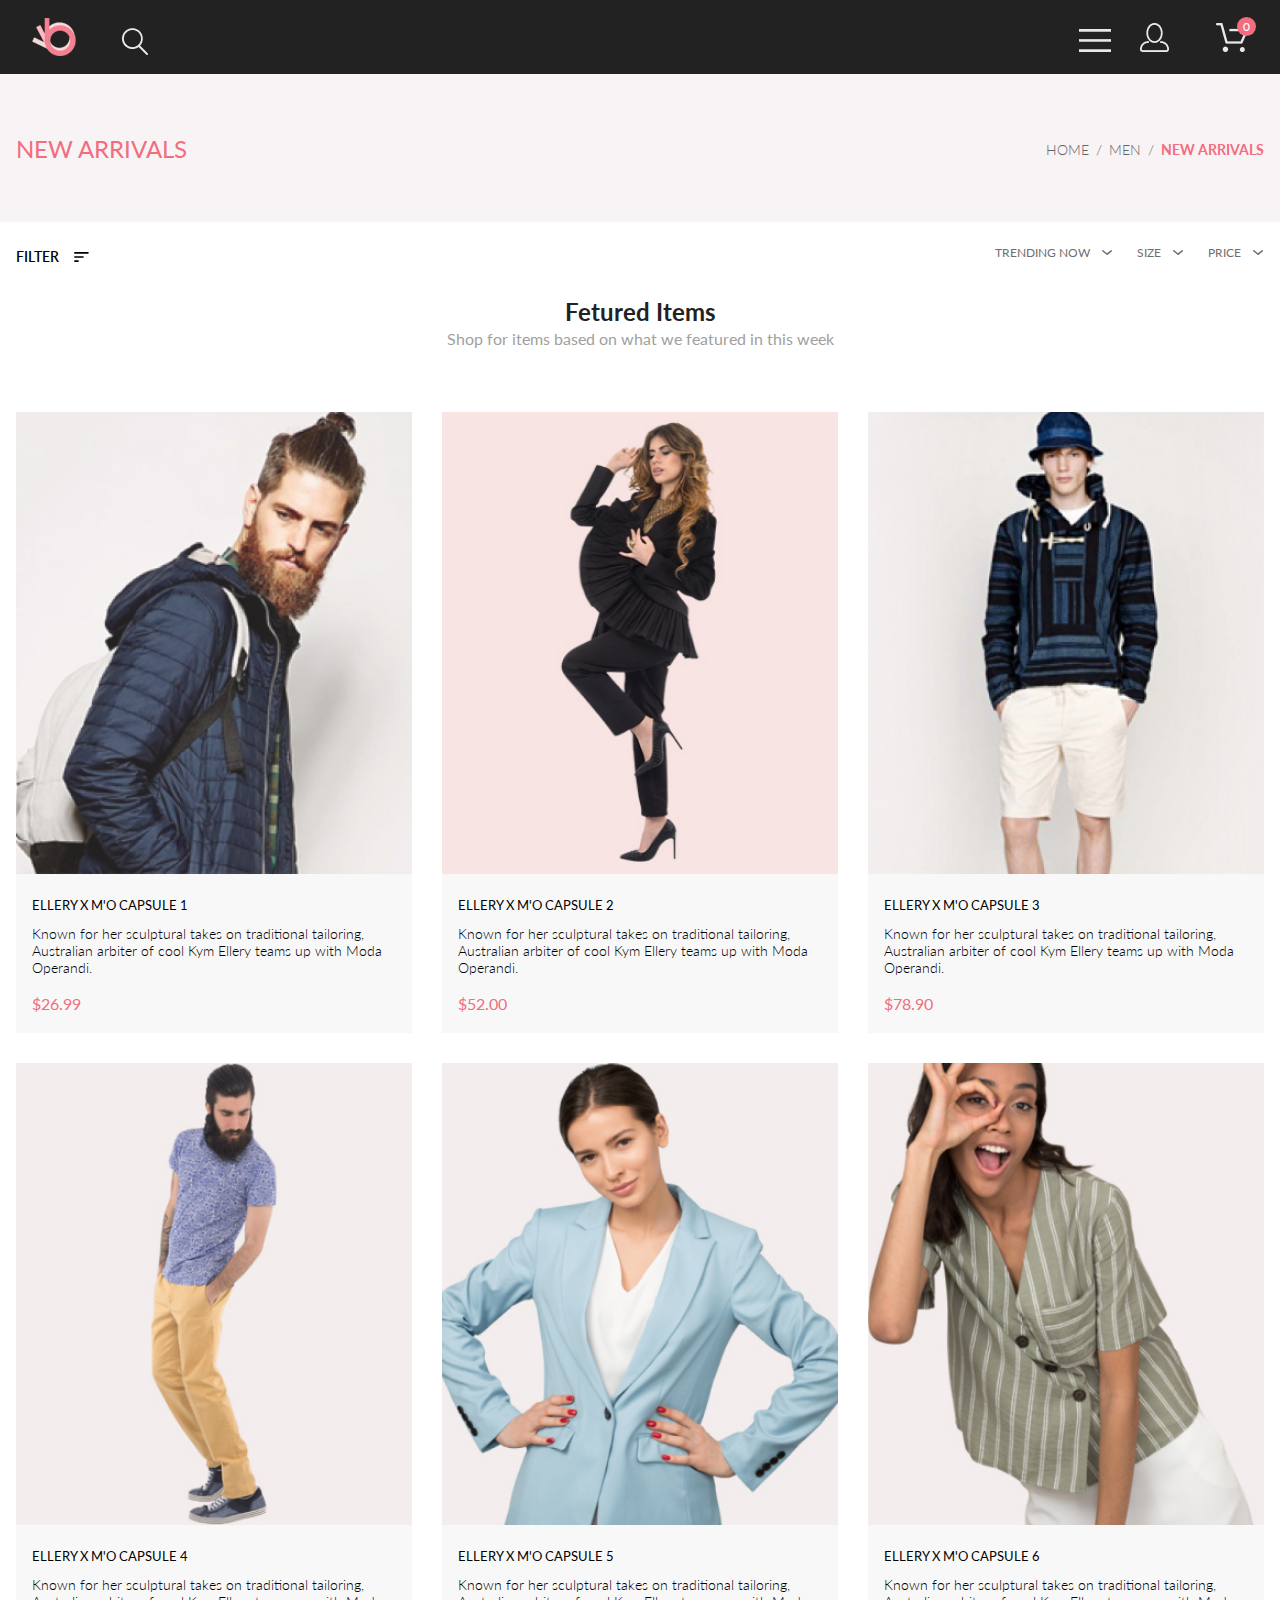
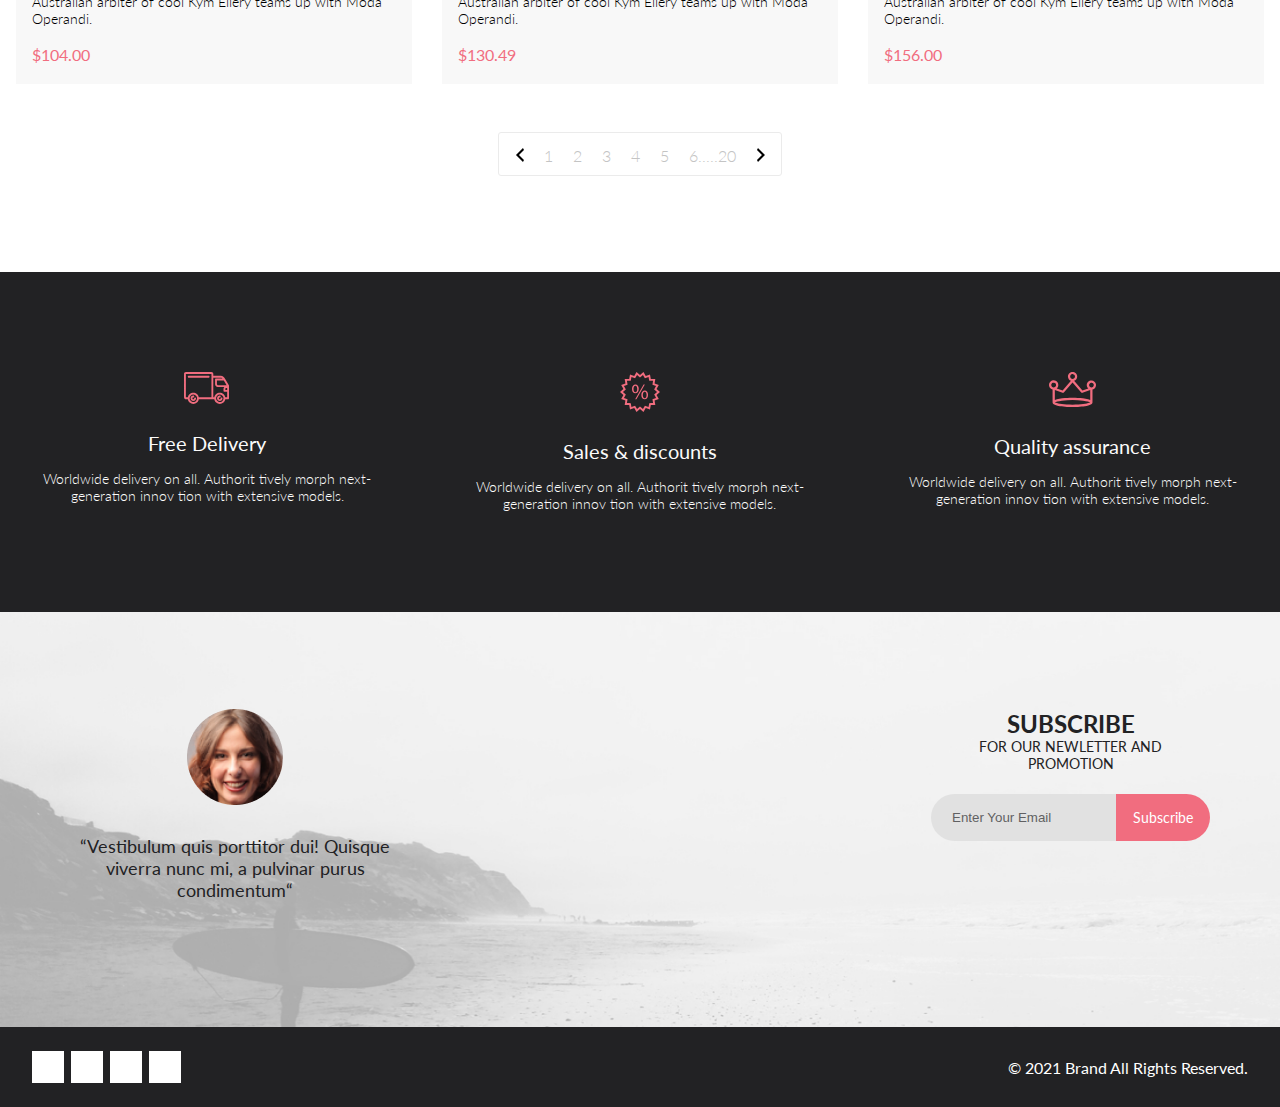
<file: index.html>
<!DOCTYPE html>
<html lang="en">

<head>
    <meta charset="UTF-8">
    <meta name="viewport" content="width=device-width, initial-scale=1.0">
    <title>Document</title>
    <link rel="stylesheet" href="https://cdnjs.cloudflare.com/ajax/libs/font-awesome/5.15.2/css/all.min.css" integrity="sha512-HK5fgLBL+xu6dm/Ii3z4xhlSUyZgTT9tuc/hSrtw6uzJOvgRr2a9jyxxT1ely+B+xFAmJKVSTbpM/CuL7qxO8w==" crossorigin="anonymous" />
    <link rel="stylesheet" href="style.css">
</head>

<body>
    <div class="header">
        <div class="container">
            <div class="leftHeader">
                <img src="images/logo.png" alt="">
                <img class="searchIcon" src="images/search.png" alt="">
            </div>

            <div class="rightHeader">
                <img src="images/bars.png" alt="">
                <img class="userIcon" src="images/user.png" alt="">

                <span class="cartIconWrap">
                    <img class="cartIcon" src="images/cart.png" alt="">
                    <span>0</span>
                </span>

                <div class="basket hidden">
					<div class="basketRow basketHeader">
						<div>Название товара</div>
						<div>Количество</div>
						<div>Цена за шт.</div>
						<div>Итого</div>
					</div>

					<div class="basketTotal">
						Товаров в корзине на сумму:
						$<span class="basketTotalValue">0</span>
					</div>
				</div>
            </div>
        </div>
    </div>

    <div class="newArrivals">
        <div class="container">
            <h1>NEW ARRIVALS</h1>
            <nav>
                <a href="#">HOME</a>
                <span>/</span>
                <a href="#">MEN</a>
                <span>/</span>
                <a href="#">NEW ARRIVALS</a>
            </nav>
        </div>
    </div>

    <div class="filters">
        <div class="container">
            <div class="filtersLeft">
                <span class="filterLabel">FILTER</span>
                <img class="filterIcon" src="images/filter.svg" alt="">
                <div class="filterPopup hidden">
                    <nav class="filterCategory">
                        <div class="filterCategoryHeader">CATEGORY</div>
                        <div class="hidden">
                            <a href="#">Accessories</a>
                            <a href="#">Bags</a>
                            <a href="#">Denim</a>
                            <a href="#">Hoodies & Sweatshirts</a>
                            <a href="#">Jackets & Coats</a>
                            <a href="#">Polos</a>
                            <a href="#">Shirts</a>
                            <a href="#">Shoes</a>
                            <a href="#">Sweaters & Knits</a>
                            <a href="#">T-Shirts</a>
                            <a href="#">Tanks</a>
                        </div>
                    </nav>
                    <nav class="filterCategory">
                        <div class="filterCategoryHeader">BRAND</div>
                        <div class="hidden">
                            <a href="#">Accessories</a>
                            <a href="#">Bags</a>
                            <a href="#">Denim</a>
                            <a href="#">Hoodies & Sweatshirts</a>
                            <a href="#">Jackets & Coats</a>
                            <a href="#">Polos</a>
                            <a href="#">Shirts</a>
                            <a href="#">Shoes</a>
                            <a href="#">Sweaters & Knits</a>
                            <a href="#">T-Shirts</a>
                            <a href="#">Tanks</a>
                        </div>
                    </nav>
                    <nav class="filterCategory">
                        <div class="filterCategoryHeader">DESIGNER</div>
                        <div class="hidden">
                            <a href="#">Accessories</a>
                            <a href="#">Bags</a>
                            <a href="#">Denim</a>
                            <a href="#">Hoodies & Sweatshirts</a>
                            <a href="#">Jackets & Coats</a>
                            <a href="#">Polos</a>
                            <a href="#">Shirts</a>
                            <a href="#">Shoes</a>
                            <a href="#">Sweaters & Knits</a>
                            <a href="#">T-Shirts</a>
                            <a href="#">Tanks</a>
                        </div>
                    </nav>
                </div>
            </div>
            <div class="filtersRight">
                <div class="filterTrending">
                    TRENDING NOW
                    <img src="images/filterArrow.svg" alt="">
                </div>
                <div class="filterSize">
                    <div class="filterSizeWrap">
                        SIZE
                        <img src="images/filterArrow.svg" alt="">
                    </div>
                    <div class="filterSizes hidden">
                        <div>
                            <input type="checkbox"> XS
                        </div>
                        <div>
                            <input type="checkbox"> S
                        </div>
                        <div>
                            <input type="checkbox"> M
                        </div>
                        <div>
                            <input type="checkbox"> L
                        </div>
                    </div>
                </div>
                <div class="filterPrice">
                    PRICE
                    <img src="images/filterArrow.svg" alt="">
                </div>
            </div>
        </div>
    </div>

    <div class="featured container">
        <h2 class="featuredHeader">Fetured Items</h2>
        <div class="featuredTitle">Shop for items based on what we featured in this week</div>

        <div class="featuredItems unselectable">

            <div 
            	class="featuredItem" 
            	data-product_name="ELLERY X M'O CAPSULE 1" 
            	data-product_price="26.99"
            	data-product_id="1">

                <div class="featuredImgWrap">
                    <img src="images/featured/1.jpg" alt="">
                    <div class="featuredImgDark">
                        <button>
                            <img src="images/cart.svg" alt="">
                            Add to Cart
                        </button>
                    </div>
                </div>

                <div class="featuredData">
                    <div class="featuredName">
                        ELLERY X M'O CAPSULE 1
                    </div>
                    <div class="featuredText">
                        Known for her sculptural takes on traditional tailoring, Australian arbiter of cool Kym Ellery
                        teams
                        up with Moda Operandi.
                    </div>
                    <div class="featuredPrice">
                        $26.99
                    </div>
                </div>

            </div>

            <div 
            	class="featuredItem" 
            	data-product_name="ELLERY X M'O CAPSULE 2" 
            	data-product_price="52.00"
            	data-product_id="2">

                <div class="featuredImgWrap">
                    <img src="images/featured/2.jpg" alt="">
                    <div class="featuredImgDark">
                        <button>
                            <img src="images/cart.svg" alt="">
                            Add to Cart
                        </button>
                    </div>
                </div>

                <div class="featuredData">
                    <div class="featuredName">
                        ELLERY X M'O CAPSULE 2
                    </div>
                    <div class="featuredText">
                        Known for her sculptural takes on traditional tailoring, Australian arbiter of cool Kym Ellery
                        teams
                        up with Moda Operandi.
                    </div>
                    <div class="featuredPrice">
                        $52.00
                    </div>
                </div>

            </div>

            <div 
            	class="featuredItem" 
            	data-product_name="ELLERY X M'O CAPSULE 3" 
            	data-product_price="78.90"
            	data-product_id="3">

                <div class="featuredImgWrap">
                    <img src="images/featured/3.jpg" alt="">
                    <div class="featuredImgDark">
                        <button>
                            <img src="images/cart.svg" alt="">
                            Add to Cart
                        </button>
                    </div>
                </div>

                <div class="featuredData">
                    <div class="featuredName">
                        ELLERY X M'O CAPSULE 3
                    </div>
                    <div class="featuredText">
                        Known for her sculptural takes on traditional tailoring, Australian arbiter of cool Kym Ellery
                        teams
                        up with Moda Operandi.
                    </div>
                    <div class="featuredPrice">
                        $78.90
                    </div>
                </div>

            </div>

            <div 
            	class="featuredItem" 
            	data-product_name="ELLERY X M'O CAPSULE 4" 
            	data-product_price="104.00"
            	data-product_id="4">

                <div class="featuredImgWrap">
                    <img src="images/featured/4.jpg" alt="">
                    <div class="featuredImgDark">
                        <button>
                            <img src="images/cart.svg" alt="">
                            Add to Cart
                        </button>
                    </div>
                </div>

                <div class="featuredData">
                    <div class="featuredName">
                        ELLERY X M'O CAPSULE 4
                    </div>
                    <div class="featuredText">
                        Known for her sculptural takes on traditional tailoring, Australian arbiter of cool Kym Ellery
                        teams
                        up with Moda Operandi.
                    </div>
                    <div class="featuredPrice">
                        $104.00
                    </div>
                </div>

            </div>

            <div 
            	class="featuredItem" 
            	data-product_name="ELLERY X M'O CAPSULE 5" 
            	data-product_price="130.49"
            	data-product_id="5">

                <div class="featuredImgWrap">
                    <img src="images/featured/5.jpg" alt="">
                    <div class="featuredImgDark">
                        <button>
                            <img src="images/cart.svg" alt="">
                            Add to Cart
                        </button>
                    </div>
                </div>

                <div class="featuredData">
                    <div class="featuredName">
                        ELLERY X M'O CAPSULE 5
                    </div>
                    <div class="featuredText">
                        Known for her sculptural takes on traditional tailoring, Australian arbiter of cool Kym Ellery
                        teams
                        up with Moda Operandi.
                    </div>
                    <div class="featuredPrice">
                        $130.49
                    </div>
                </div>

            </div>
            <div 
            	class="featuredItem" 
            	data-product_name="ELLERY X M'O CAPSULE 6" 
            	data-product_price="156.00"
            	data-product_id="6">

                <div class="featuredImgWrap">
                    <img src="images/featured/6.jpg" alt="">
                    <div class="featuredImgDark">
                        <button>
                            <img src="images/cart.svg" alt="">
                            Add to Cart
                        </button>
                    </div>
                </div>

                <div class="featuredData">
                    <div class="featuredName">
                        ELLERY X M'O CAPSULE 6
                    </div>
                    <div class="featuredText">
                        Known for her sculptural takes on traditional tailoring, Australian arbiter of cool Kym Ellery
                        teams
                        up with Moda Operandi.
                    </div>
                    <div class="featuredPrice">
                        $156.00
                    </div>
                </div>

            </div>
        </div>

        <div class="pagination">
            <a href="#">
                <img src="images/chevronLeft.svg" alt="">
            </a>
            <a href="#">1</a>
            <a href="#">2</a>
            <a href="#">3</a>
            <a href="#">4</a>
            <a href="#">5</a>
            <a href="#">6.....20</a>
            <a href="#">
                <img src="images/chevronRight.svg" alt="">
            </a>
        </div>
    </div>

    <div class="services">
        <div class="container">

            <div class="serivceUnit">
                <img src="images/services/delivery.svg" alt="">
                <div class="servicesTitle">
                    Free Delivery
                </div>
                <div class="servicesText">
                    Worldwide delivery on all. Authorit tively morph next-generation innov tion with extensive models.
                </div>
            </div>

            <div class="serivceUnit">
                <img src="images/services/discount.svg" alt="">
                <div class="servicesTitle">
                    Sales & discounts
                </div>
                <div class="servicesText">
                    Worldwide delivery on all. Authorit tively morph next-generation innov tion with extensive models.
                </div>
            </div>

            <div class="serivceUnit">
                <img src="images/services/assurance.svg" alt="">
                <div class="servicesTitle">
                    Quality assurance
                </div>
                <div class="servicesText">
                    Worldwide delivery on all. Authorit tively morph next-generation innov tion with extensive models.
                </div>
            </div>
        </div>
    </div>

    <div class="subscribe">
        <div class="container">

            <div class="subscribeLeft">
                <img src="images/subscribeUser.png" alt="">
                <div class="subscribeUserText">
                    “Vestibulum quis porttitor dui! Quisque viverra nunc mi, a pulvinar purus condimentum“
                </div>
            </div>

            <div class="subscribeRight">
                <div class="subscribeTitle">
                    SUBSCRIBE
                </div>
                <div class="subscribeText">
                    FOR OUR NEWLETTER AND PROMOTION
                </div>
                <form action="" class="subscribeForm">
                    <input type="text" placeholder="Enter Your Email">
                    <button>Subscribe</button>
                </form>
            </div>

        </div>
    </div>

    <div class="footer">
        <div class="container">
            <div class="footerLeft">
                <a href="#">
                    <i class="fab fa-facebook-f"></i>
                </a>
                <a href="#">
                    <i class="fab fa-instagram"></i>
                </a>
                <a href="#">
                    <i class="fab fa-pinterest-p"></i>
                </a>
                <a href="#">
                    <i class="fab fa-twitter"></i>
                </a>
            </div>
            <div class="footerRight">
                &copy; 2021  Brand  All Rights Reserved.
            </div>
        </div>
    </div>

    <script src="src/Basket.js"></script>
    <script src="src/BasketRenderer.js"></script>
    <script src="src/Product.js"></script>
    <script src="src/app.js"></script>
</body>

</html>
</file>
<file: style.css>
@import url("https://fonts.googleapis.com/css2?family=Lato:wght@300;400;700;900&display=swap");
body {
    margin: 0;
    font-family: Lato, sans-serif;
}

.header {
    background: #222222;
    height: 74px;
    padding: 18px 16px;
    box-sizing: border-box;
}

.header .container {
    display: flex;
    justify-content: space-between;
    align-items: center;
}

@media (min-width: 1600px) {
    .container {
        margin: 0 auto;
        width: 1140px;
    }
}

@media (min-width: 768px) {
    .header {
        padding-left: 32px;
        padding-right: 32px;
    }
}

.header i {
    color: #e8e8e8;
}

.userIcon,
.cartIcon {
    display: none;
    cursor: pointer;
}

@media (min-width: 768px) {
    .userIcon,
    .cartIcon {
        display: inline;
    }
}

.userIcon {
    margin-left: 25px;
    margin-right: 42px;
}

.searchIcon {
    margin-left: 41px;
}

.cartIconWrap {
    position: relative;
}

.cartIconWrap span {
    display: inline-block;
    width: 19px;
    height: 19px;
    color: white;
    background: #f16d7f;
    border-radius: 50%;
    position: absolute;
    text-align: center;
    right: -8px;
    top: -19px;
    font-size: 12px;
    line-height: 19px;
}

.newArrivals {
    background: #f8f3f4;
    min-height: 148px;
}

.newArrivals h1 {
    margin: 24px 0 32px;
    font-weight: normal;
    font-size: 24px;
    line-height: 29px;
    color: #f16d7f;
}

@media (min-width: 768px) {
    .newArrivals h1 {
        margin: 0;
    }
}

.newArrivals .container {
    display: flex;
    flex-direction: column;
    align-items: center;
    min-height: inherit;
}

@media (min-width: 768px) {
    .newArrivals .container {
        flex-direction: row;
        justify-content: space-between;
    }
}

@media (min-width: 768px) and (max-width: 1599px) {
    .newArrivals .container {
        padding: 0 16px;
    }
}

.newArrivals nav a,
.newArrivals nav span {
    font-weight: 300;
    font-size: 14px;
    line-height: 17px;
    color: #636363;
}

.newArrivals nav a {
    text-decoration: none;
}

.newArrivals nav span {
    margin: 0 3px;
}

.newArrivals nav a:last-of-type {
    font-weight: bold;
    font-size: 14px;
    line-height: 17px;
    color: #f16d7f;
}

.filters {
    margin-top: 24px;
    margin-bottom: 32px;
}

@media (min-width: 1600px) {
    .filters {
        margin-top: 51px;
        margin-bottom: 64px;
    }
}

.filters .container {
    display: flex;
    justify-content: space-between;
    padding-left: 8px;
    padding-right: 8px;
}

@media (min-width: 768px) {
    .filters .container {
        padding-left: 16px;
        padding-right: 16px;
    }
}

@media (min-width: 1600px) {
    .filters .container {
        padding-left: 0;
        padding-right: 0;
        justify-content: flex-start;
    }
}

.filtersRight {
    display: flex;
    font-size: 12px;
    line-height: 14px;
    color: #6f6e6e;
}

@media (min-width: 1600px) {
    .filtersRight {
        font-size: 14px;
        line-height: 17px;
        margin-left: 320px;
    }
}

.filtersRight img {
    position: relative;
    bottom: 1px;
    margin-left: 9px;
}

.filtersRight > div:not(:last-child) {
    margin-right: 15px;
}

@media (min-width: 375px) {
    .filtersRight > div:not(:last-child) {
        margin-right: 24px;
    }
}

.filtersLeft .filterLabel {
    display: none;
    position: relative;
    z-index: 2;
    cursor: pointer;
}

.filterLabelPink {
    color: #ef5b70 !important;
    left: 16px;
    top: 13px;
}

.filterIconPink {
    left: 16px;
    top: 13px;
}

@media (min-width: 768px) {
    .filtersLeft .filterLabel {
        display: inline;
        font-weight: 600;
        font-size: 14px;
        line-height: 17px;
        color: #000000;
    }
}

.filtersLeft .filterIcon {
    width: 37px;
    height: 25px;
    position: relative;
    z-index: 2;
}

@media (min-width: 768px) {
    .filtersLeft .filterIcon {
        width: 15px;
        height: 10px;
        margin-left: 11px;
    }
}

.filtersLeft {
    position: relative;
}

.hidden {
    display: none;
}

.filterPopup {
    position: absolute;
    left: 0;
    top: 0;
    width: 360px;
    background: #ffffff;
    box-shadow: 6px 4px 35px rgba(0, 0, 0, 0.21);
    padding: 46px 16px 16px 16px;
    z-index: 1;
    overflow-y: auto;
}

.filterCategoryHeader {
    font-size: 14px;
    line-height: 37px;
    color: #ef5b70;
    padding-left: 11px;
    min-height: 37px;
    border-bottom: 1px solid #ebebeb;
    margin-bottom: 24px;
    position: relative;
    cursor: pointer;
}

.filterCategoryHeader:before {
    content: "";
    width: 5px;
    min-height: inherit;
    background: #ef5b70;
    position: absolute;
    left: 0;
    top: 1px;
}

.filterCategory:not(:last-child) {
    margin-bottom: 24px;
}

.filterCategory a {
    display: block;
    text-decoration: none;
    padding-left: 34px;
    padding-right: 16px;
    font-size: 14px;
    line-height: 17px;
    color: #6f6e6e;
}

.filterCategory a:not(:last-child) {
    margin-bottom: 11px;
}

.filterSizeWrap {
    cursor: pointer;
}

.filterSize {
    position: relative;
}

.filterSizes {
    position: absolute;
    left: 0;
    top: 25px;
    width: 79px;
    height: 103px;
    background: #ffffff;
    box-shadow: 6px 4px 35px rgba(0, 0, 0, 0.21);
    padding: 7px 9px;
    box-sizing: border-box;
    font-size: 14px;
    color: #6f6e6e;
}

.filterSizes > div:not(:last-child) {
    margin-bottom: 4px;
}

.featured {
    padding-left: 8px;
    padding-right: 8px;
    margin-bottom: 96px;
}

@media (min-width: 768px) {
    .featured {
        padding-left: 16px;
        padding-right: 16px;
    }
}

@media (min-width: 1600px) {
    .featured {
        padding-left: 0;
        padding-right: 0;
    }
}

.featured h2 {
    margin-top: 0;
    margin-bottom: 3px;
    text-align: center;
    color: #222222;
}

.featuredTitle {
    text-align: center;
    color: #9f9f9f;
    margin-bottom: 64px;
}

.featuredItems {
    display: grid;
    grid-template-columns: 1fr;
    row-gap: 16px;
}

@media (min-width: 640px) {
    .featuredItems {
        grid-template-columns: 1fr 1fr;
        row-gap: 18px;
        column-gap: 16px;
    }
}

@media (min-width: 1000px) {
    .featuredItems {
        grid-template-columns: repeat(3, 1fr);
        gap: 30px;
    }
}

.featuredItem {
    background: #f8f8f8;
    cursor: pointer;
}

.featuredItem img {
    width: 100%;
    display: block;
}

.featuredImgWrap {
    position: relative;
}

.featuredItem:hover .featuredImgDark {
    display: flex;
}

.featuredImgDark {
    position: absolute;
    width: 100%;
    height: 100%;
    left: 0;
    top: 0;
    background: rgba(58, 56, 56, 0.86);
    display: none;
    justify-content: center;
    align-items: center;
}

.featuredImgDark button {
    background: none;
    border: 1px solid white;
    color: white;
    display: flex;
    align-items: center;
    padding: 10px 14px;
    font-size: 14px;
    font-family: inherit;
    cursor: pointer;
}

.featuredImgDark button img {
    width: 26px;
    height: 24px;
    margin-right: 11px;
}

.featuredData {
    padding: 23px 16px 20px;
}

.featuredName {
    font-size: 13px;
    line-height: 16px;
    color: #000000;
}

.featuredText {
    font-weight: 300;
    font-size: 14px;
    line-height: 17px;
    margin-top: 12px;
    margin-bottom: 18px;
}

.featuredPrice {
    font-size: 16px;
    line-height: 19px;
    color: #f16d7f;
}

.pagination {
    width: 284px;
    height: 44px;
    margin: 0 auto;
    border: 1px solid #ebebeb;
    margin-top: 48px;
    padding: 13px 16px;
    box-sizing: border-box;
    display: flex;
    justify-content: space-between;
    border-radius: 3px;
}

.pagination a {
    text-decoration: none;
    font-weight: 300;
    font-size: 16px;
    color: #c4c4c4;
}

.pagination a:hover {
    color: #ef5b70;
}

.services {
    background: #222224;
    padding-top: 48px;
    padding-bottom: 81px;
    padding-left: 14px;
    padding-right: 14px;
}

@media (min-width: 1200px) {
    .services {
        padding-top: 100px;
        padding-bottom: 100px;
    }
}

.services .container {
    display: grid;
    gap: 46px;
}

@media (min-width: 1200px) {
    .services .container {
        display: grid;
        grid-template-columns: repeat(3, 1fr);
        gap: 46px;
    }
}

.serivceUnit {
    text-align: center;
    display: flex;
    flex-direction: column;
    align-items: center;
}

.servicesTitle,
.servicesText {
    color: #fbfbfb;
}

.servicesTitle {
    font-size: 19.96px;
    line-height: 24px;
    margin-top: 27px;
    margin-bottom: 15px;
}

.servicesText {
    font-weight: 300;
    font-size: 13.972px;
    line-height: 17px;
    max-width: 340px;
}

.subscribe {
    background: url(images/subscribe.jpg) no-repeat;
    background-size: cover;
    padding-top: 64px;
    padding-bottom: 109px;
    padding-left: 20px;
    padding-right: 20px;
}

@media (min-width: 1200px) {
    .subscribe {
        padding-top: 97px;
        padding-bottom: 126px;
    }

    .subscribe .container {
        margin: 0 auto;
        width: 1140px;
        display: flex;
        justify-content: space-between;
    }
}

.subscribeLeft {
    display: flex;
    flex-direction: column;
    align-items: center;
}

.subscribeUserText {
    margin-top: 30px;
    text-align: center;
    font-size: 18px;
    line-height: 22px;
    color: #222224;
    max-width: 330px;
}

.subscribeRight {
    display: flex;
    flex-direction: column;
    align-items: center;
    margin-top: 65px;
}

@media (min-width: 1200px) {
    .subscribeRight {
        margin-top: initial;
    }
}

.subscribeTitle {
    font-weight: 700;
    font-size: 24px;
    color: #222224;
}

.subscribeTitle,
.subscribeText {
    max-width: 271px;
    text-align: center;
}

.subscribeText {
    font-size: 14px;
    color: #222224;
    margin-bottom: 22px;
}

.subscribeForm {
    height: 47px;
}

.subscribeForm input {
    height: inherit;
    background: #e1e1e1;
    border: none;
    padding: 6px 21px;
    box-sizing: border-box;
    border-top-left-radius: 28px;
    border-bottom-left-radius: 28px;
    float: left;
    width: 185px;
}

.subscribeForm input::-webkit-input-placeholder {
    color: #222224;
    font-family: inherit;
    opacity: 0.67;
}
.subscribeForm input::-moz-placeholder {
    color: #222224;
    font-family: inherit;
    opacity: 0.67;
}
.subscribeForm input:-ms-input-placeholder {
    color: #222224;
    font-family: inherit;
    opacity: 0.67;
}
.subscribeForm input:-moz-placeholder {
    color: #222224;
    font-family: inherit;
    opacity: 0.67;
}

.subscribeForm button {
    height: inherit;
    border: none;
    color: white;
    font-family: inherit;
    font-size: 14px;
    line-height: 17px;
    background: #f16d7f;
    border-top-right-radius: 28px;
    border-bottom-right-radius: 28px;
    padding: 0 17px;
}

.footer {
    background: #222224;
    padding: 43px 20px 10px;
}

@media (min-width: 768px) {
    .footer {
        padding: 24px 32px;
    }
}

.footer .container {
    display: flex;
    flex-direction: column;
    align-items: center;
}

@media (min-width: 768px) {
    .footer .container {
        flex-direction: row;
        justify-content: space-between;
    }
}

.footerLeft {
    display: flex;
}

.footer a {
    color: black;
    background: white;
    width: 32px;
    height: 32px;
    display: flex;
    justify-content: center;
    align-items: center;
    text-decoration: none;
}

.footer a:hover {
    background: #f16d7f;
    color: white;
}

.footer a:not(:last-child) {
    margin-right: 7px;
}

.footerRight {
    color: white;
}

@media (max-width: 767px) {
    .footerRight {
        margin-top: 40px;
    }
}

.rightHeader {
    position: relative;
}

.basket {
    position: absolute;
    z-index: 3;
    right: 0;
    top: 37px;
    background: white;
    padding: 10px;
    border: 1px solid #ebebeb;
    border-radius: 3px;
    font-size: 14px;
}

@media (min-width: 340px) {
    .basket {
        font-size: 16px;
    }
}
@media (min-width: 552px) {
    .basket {
        width: 500px;
    }
}

.basketRow {
    display: grid;
    grid-template-columns: repeat(4, 1fr);
    gap: 10px;
    margin-bottom: 10px;
    border-bottom: 1px solid #ebebeb;
    padding-bottom: 10px;
}

.basketHeader {
    font-weight: bold;
}

.basketTotal {
    font-weight: bold;
    text-align: right;
}

.unselectable {
  -webkit-touch-callout: none; 
  -webkit-user-select: none;   
  -khtml-user-select: none;    
  -moz-user-select: none;      
  -ms-user-select: none;       
  user-select: none;
}
</file>
